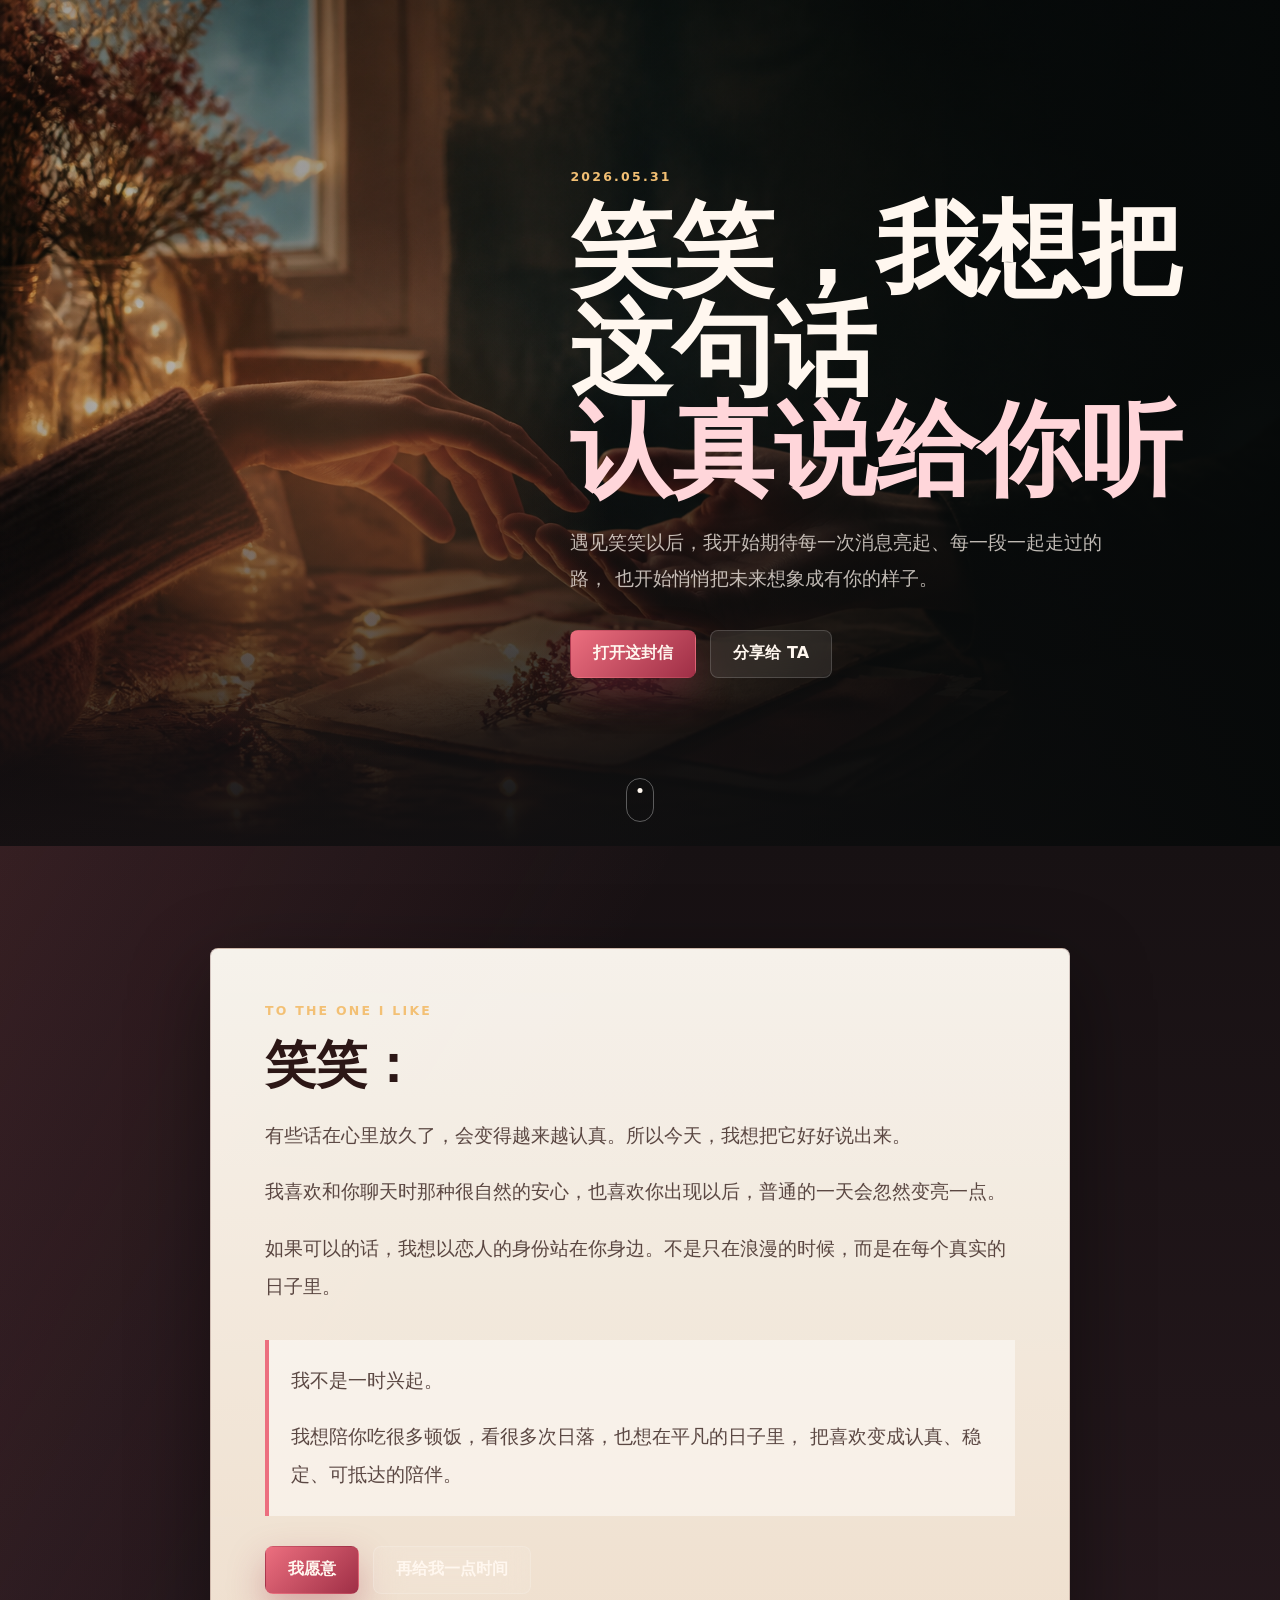
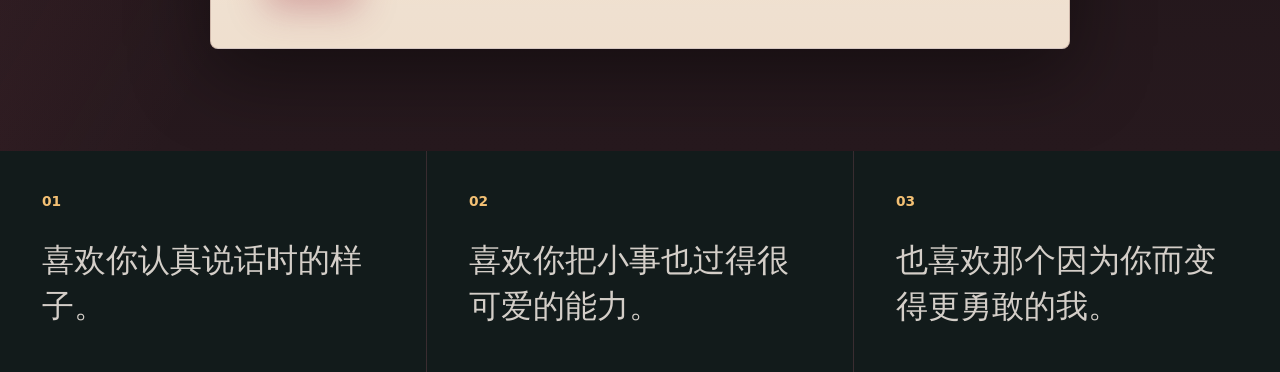
<file: index.html>
<!doctype html>
<html lang="zh-CN">
  <head>
    <meta charset="UTF-8" />
    <meta name="viewport" content="width=device-width, initial-scale=1.0" />
    <meta
      name="description"
      content="一封写给笑笑的表白信。"
    />
    <meta property="og:title" content="笑笑，想把这句话认真说给你听" />
    <meta
      property="og:description"
      content="从遇见笑笑的那天起，生活里很多普通瞬间都有了回声。"
    />
    <meta property="og:image" content="./assets/hero.png" />
    <title>笑笑，想把这句话认真说给你听</title>
    <link rel="preload" href="./assets/hero.png" as="image" />
    <link rel="stylesheet" href="./styles.css" />
  </head>
  <body>
    <main class="page">
      <section class="hero" aria-label="表白信首页">
        <img class="hero__image" src="./assets/hero.png" alt="" />
        <div class="hero__shade"></div>

        <div class="hero__content">
          <p class="eyebrow" id="dateLine">2026.05.31</p>
          <h1>
            笑笑，我想把这句话
            <span>认真说给你听</span>
          </h1>
          <p class="lead">
            遇见笑笑以后，我开始期待每一次消息亮起、每一段一起走过的路，
            也开始悄悄把未来想象成有你的样子。
          </p>
          <div class="hero__actions">
            <a class="button button--primary" href="#letter">打开这封信</a>
            <button class="button button--ghost" id="shareButton" type="button">
              分享给 TA
            </button>
          </div>
        </div>

        <a class="scroll-hint" href="#letter" aria-label="继续阅读">
          <span></span>
        </a>
      </section>

      <section class="letter" id="letter" aria-label="表白信内容">
        <div class="letter__inner">
          <p class="section-kicker">To the one I like</p>
          <h2 id="recipientName">笑笑：</h2>
          <div class="letter__body" id="letterBody"></div>

          <div class="promise">
            <p>我不是一时兴起。</p>
            <p>
              我想陪你吃很多顿饭，看很多次日落，也想在平凡的日子里，
              把喜欢变成认真、稳定、可抵达的陪伴。
            </p>
          </div>

          <div class="answer" aria-label="回应按钮">
            <button class="choice choice--yes" id="yesButton" type="button">
              我愿意
            </button>
            <button class="choice choice--soft" id="softButton" type="button">
              再给我一点时间
            </button>
          </div>
        </div>
      </section>

      <section class="memories" aria-label="心动瞬间">
        <div class="memory">
          <span>01</span>
          <p>喜欢你认真说话时的样子。</p>
        </div>
        <div class="memory">
          <span>02</span>
          <p>喜欢你把小事也过得很可爱的能力。</p>
        </div>
        <div class="memory">
          <span>03</span>
          <p>也喜欢那个因为你而变得更勇敢的我。</p>
        </div>
      </section>
    </main>

    <dialog class="modal" id="replyModal">
      <div class="modal__content">
        <p class="modal__kicker" id="modalKicker">我听见啦</p>
        <h2 id="modalTitle">那从今天开始，我们一起往前走。</h2>
        <p id="modalText">
          这句话我会记很久，也会用以后的每一天好好证明。
        </p>
        <button class="button button--primary" id="closeModal" type="button">
          收好这份心意
        </button>
      </div>
    </dialog>

    <canvas id="confettiCanvas" aria-hidden="true"></canvas>
    <script src="./script.js"></script>
  </body>
</html>
</file>
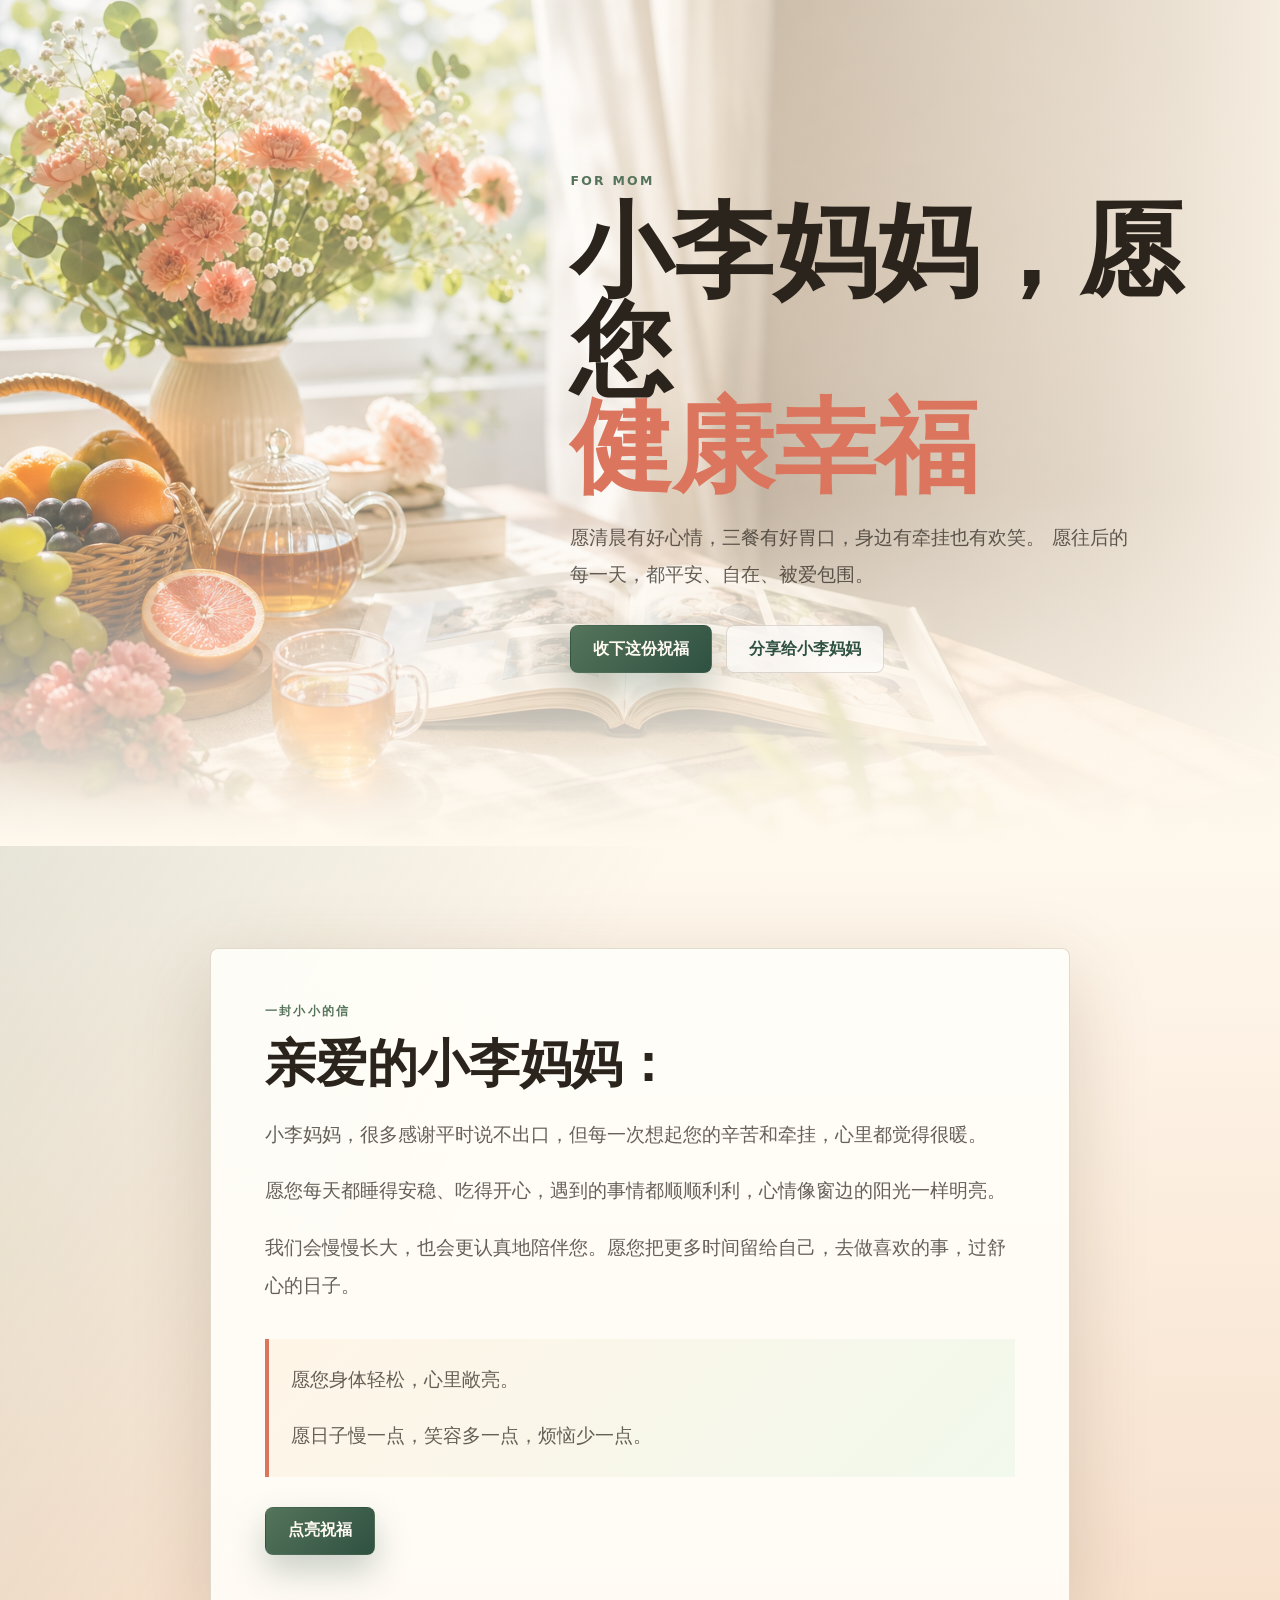
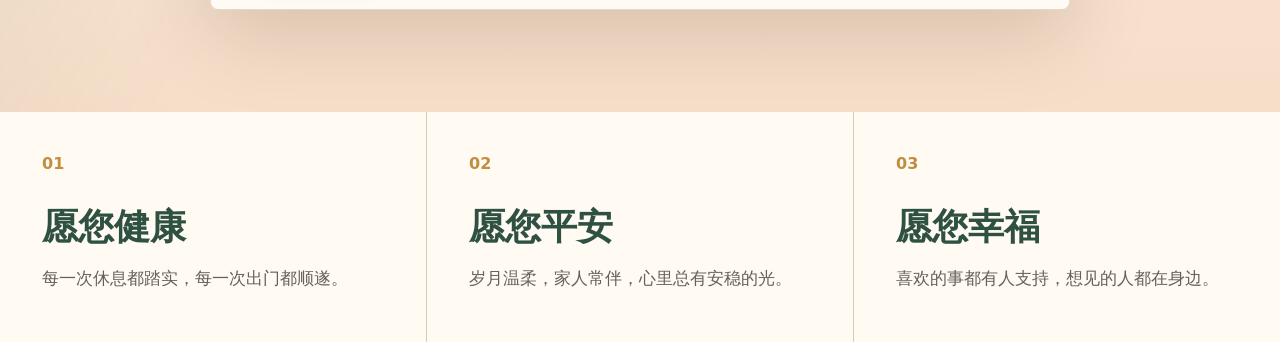
<file: mom-blessing/index.html>
<!doctype html>
<html lang="zh-CN">
  <head>
    <meta charset="UTF-8" />
    <meta name="viewport" content="width=device-width, initial-scale=1.0" />
    <meta name="description" content="愿小李妈妈健康、平安、幸福，每一天都被温柔以待。" />
    <meta property="og:title" content="小李妈妈，愿您健康幸福" />
    <meta property="og:description" content="把最朴素也最珍贵的祝福，认真送给小李妈妈。" />
    <meta property="og:image" content="./assets/hero.png" />
    <title>小李妈妈，愿您健康幸福</title>
    <link rel="preload" href="./assets/hero.png" as="image" />
    <link rel="stylesheet" href="./styles.css" />
  </head>
  <body>
    <main>
      <section class="hero" aria-label="给小李妈妈的祝福">
        <img class="hero__image" src="./assets/hero.png" alt="" />
        <div class="hero__shade"></div>
        <div class="hero__content">
          <p class="eyebrow">For Mom</p>
          <h1>
            小李妈妈，愿您
            <span>健康幸福</span>
          </h1>
          <p class="lead">
            愿清晨有好心情，三餐有好胃口，身边有牵挂也有欢笑。
            愿往后的每一天，都平安、自在、被爱包围。
          </p>
          <div class="actions">
            <a class="button button--primary" href="#letter">收下这份祝福</a>
            <button class="button button--ghost" id="shareButton" type="button">
              分享给小李妈妈
            </button>
          </div>
        </div>
      </section>

      <section class="letter" id="letter" aria-label="祝福信">
        <div class="letter__inner">
          <p class="section-kicker">一封小小的信</p>
          <h2>亲爱的小李妈妈：</h2>
          <div class="letter__body" id="letterBody"></div>

          <div class="wish-panel">
            <p>愿您身体轻松，心里敞亮。</p>
            <p>愿日子慢一点，笑容多一点，烦恼少一点。</p>
          </div>

          <button class="wish-button" id="wishButton" type="button">
            点亮祝福
          </button>
        </div>
      </section>

      <section class="wishes" aria-label="祝福清单">
        <article>
          <span>01</span>
          <h3>愿您健康</h3>
          <p>每一次休息都踏实，每一次出门都顺遂。</p>
        </article>
        <article>
          <span>02</span>
          <h3>愿您平安</h3>
          <p>岁月温柔，家人常伴，心里总有安稳的光。</p>
        </article>
        <article>
          <span>03</span>
          <h3>愿您幸福</h3>
          <p>喜欢的事都有人支持，想见的人都在身边。</p>
        </article>
      </section>
    </main>

    <dialog class="modal" id="wishModal">
      <div class="modal__content">
        <p class="modal__kicker">祝福已点亮</p>
        <h2>小李妈妈，愿您一年四季都健康幸福。</h2>
        <p>
          这不是一句客套话，是我每天都真心希望发生的事。
        </p>
        <button class="button button--primary" id="closeModal" type="button">
          收下啦
        </button>
      </div>
    </dialog>

    <canvas id="petalCanvas" aria-hidden="true"></canvas>
    <script src="./script.js"></script>
  </body>
</html>
</file>
<file: styles.css>
:root {
  color-scheme: dark;
  --ink: #fff7ef;
  --muted: rgba(255, 247, 239, 0.74);
  --dim: rgba(255, 247, 239, 0.56);
  --rose: #ec6f7f;
  --rose-deep: #9f2f46;
  --gold: #f3c074;
  --teal: #174348;
  --paper: #fff7ec;
  --paper-ink: #38221e;
  --line: rgba(255, 255, 255, 0.16);
  --shadow: 0 24px 80px rgba(0, 0, 0, 0.42);
}

* {
  box-sizing: border-box;
}

html {
  scroll-behavior: smooth;
}

body {
  margin: 0;
  min-width: 320px;
  background:
    linear-gradient(180deg, #0d1313 0%, #171113 42%, #24151a 100%);
  color: var(--ink);
  font-family:
    "Inter", "PingFang SC", "Microsoft YaHei", "Noto Sans SC", system-ui,
    sans-serif;
}

button,
a {
  -webkit-tap-highlight-color: transparent;
}

.page {
  min-height: 100vh;
  overflow: hidden;
}

.hero {
  position: relative;
  min-height: 94vh;
  display: grid;
  align-items: center;
  padding: clamp(32px, 7vw, 96px);
  isolation: isolate;
}

.hero__image,
.hero__shade {
  position: absolute;
  inset: 0;
}

.hero__image {
  width: 100%;
  height: 100%;
  object-fit: cover;
  z-index: -3;
}

.hero__shade {
  z-index: -2;
  background:
    radial-gradient(circle at 26% 58%, rgba(245, 152, 94, 0.22), transparent 26%),
    linear-gradient(90deg, rgba(8, 9, 8, 0.1) 0%, rgba(7, 13, 13, 0.42) 44%, rgba(6, 9, 9, 0.91) 100%),
    linear-gradient(180deg, rgba(4, 7, 6, 0.15) 45%, #171113 100%);
}

.hero__content {
  width: min(620px, 100%);
  margin-left: auto;
}

.eyebrow,
.section-kicker,
.modal__kicker {
  margin: 0 0 16px;
  color: var(--gold);
  font-size: 0.78rem;
  font-weight: 800;
  letter-spacing: 0.18em;
  text-transform: uppercase;
}

h1,
h2,
p {
  margin-top: 0;
}

h1 {
  margin-bottom: 24px;
  font-size: clamp(3rem, 8vw, 6.7rem);
  line-height: 0.98;
  letter-spacing: 0;
  max-width: 720px;
}

h1 span {
  display: block;
  color: #ffd6da;
}

.lead {
  max-width: 560px;
  margin-bottom: 32px;
  color: var(--muted);
  font-size: clamp(1rem, 2.2vw, 1.2rem);
  line-height: 1.9;
}

.hero__actions,
.answer {
  display: flex;
  flex-wrap: wrap;
  gap: 14px;
}

.button,
.choice {
  border: 1px solid transparent;
  border-radius: 8px;
  min-height: 48px;
  padding: 0 22px;
  display: inline-flex;
  align-items: center;
  justify-content: center;
  color: var(--ink);
  font: inherit;
  font-weight: 800;
  text-decoration: none;
  cursor: pointer;
  transition:
    transform 180ms ease,
    border-color 180ms ease,
    background 180ms ease;
}

.button:hover,
.choice:hover {
  transform: translateY(-2px);
}

.button--primary,
.choice--yes {
  background: linear-gradient(135deg, var(--rose), var(--rose-deep));
  box-shadow: 0 16px 36px rgba(159, 47, 70, 0.34);
}

.button--ghost,
.choice--soft {
  background: rgba(255, 255, 255, 0.08);
  border-color: var(--line);
  backdrop-filter: blur(14px);
}

.scroll-hint {
  position: absolute;
  left: 50%;
  bottom: 24px;
  width: 28px;
  height: 44px;
  border: 1px solid rgba(255, 255, 255, 0.32);
  border-radius: 99px;
  transform: translateX(-50%);
}

.scroll-hint span {
  position: absolute;
  top: 9px;
  left: 50%;
  width: 5px;
  height: 5px;
  border-radius: 50%;
  background: var(--ink);
  transform: translateX(-50%);
  animation: drift 1.8s ease-in-out infinite;
}

.letter {
  padding: clamp(56px, 8vw, 112px) clamp(20px, 6vw, 72px);
  background:
    linear-gradient(120deg, rgba(236, 111, 127, 0.14), transparent 38%),
    linear-gradient(180deg, #171113, #27191e);
}

.letter__inner {
  width: min(860px, 100%);
  margin: 0 auto;
  padding: clamp(26px, 5vw, 54px);
  border: 1px solid rgba(90, 42, 44, 0.22);
  border-radius: 8px;
  background:
    linear-gradient(180deg, rgba(255, 251, 244, 0.96), rgba(255, 239, 220, 0.93));
  color: var(--paper-ink);
  box-shadow: var(--shadow);
}

.letter__inner h2 {
  margin-bottom: 22px;
  color: #2c1716;
  font-size: clamp(1.8rem, 4vw, 3.2rem);
  line-height: 1.18;
}

.letter__body p,
.promise p {
  color: rgba(56, 34, 30, 0.82);
  font-size: clamp(1rem, 2vw, 1.18rem);
  line-height: 2;
}

.letter__body p {
  opacity: 0;
  transform: translateY(10px);
  animation: appear 600ms ease forwards;
}

.promise {
  margin: 34px 0 30px;
  padding: 22px;
  border-left: 4px solid var(--rose);
  background: rgba(255, 255, 255, 0.44);
}

.promise p:last-child,
.letter__body p:last-child {
  margin-bottom: 0;
}

.memories {
  display: grid;
  grid-template-columns: repeat(3, minmax(0, 1fr));
  gap: 1px;
  background: rgba(255, 255, 255, 0.1);
}

.memory {
  min-height: 220px;
  padding: clamp(24px, 4vw, 42px);
  background: #121b1b;
}

.memory span {
  display: block;
  margin-bottom: 28px;
  color: var(--gold);
  font-size: 0.86rem;
  font-weight: 900;
}

.memory p {
  max-width: 360px;
  margin-bottom: 0;
  color: rgba(255, 247, 239, 0.82);
  font-size: clamp(1.2rem, 3vw, 2rem);
  line-height: 1.45;
}

.modal {
  width: min(560px, calc(100vw - 32px));
  border: 0;
  border-radius: 8px;
  padding: 0;
  background: transparent;
  color: var(--ink);
}

.modal::backdrop {
  background: rgba(4, 7, 7, 0.72);
  backdrop-filter: blur(8px);
}

.modal__content {
  padding: clamp(28px, 6vw, 46px);
  border: 1px solid var(--line);
  border-radius: 8px;
  background:
    linear-gradient(145deg, rgba(31, 25, 27, 0.96), rgba(15, 33, 34, 0.96));
  box-shadow: var(--shadow);
}

.modal__content h2 {
  margin-bottom: 16px;
  font-size: clamp(1.7rem, 5vw, 2.9rem);
  line-height: 1.16;
}

.modal__content p {
  color: var(--muted);
  line-height: 1.8;
}

#confettiCanvas {
  position: fixed;
  inset: 0;
  width: 100%;
  height: 100%;
  pointer-events: none;
  z-index: 20;
}

@keyframes drift {
  0%,
  100% {
    opacity: 0.35;
    transform: translate(-50%, 0);
  }

  50% {
    opacity: 1;
    transform: translate(-50%, 14px);
  }
}

@keyframes appear {
  to {
    opacity: 1;
    transform: translateY(0);
  }
}

@media (max-width: 820px) {
  .hero {
    min-height: 92vh;
    align-items: end;
    padding: 84px 20px 80px;
  }

  .hero__shade {
    background:
      linear-gradient(180deg, rgba(5, 7, 7, 0.16) 0%, rgba(5, 7, 7, 0.32) 38%, rgba(9, 9, 9, 0.94) 100%),
      radial-gradient(circle at 26% 46%, rgba(245, 152, 94, 0.2), transparent 34%);
  }

  .hero__content {
    margin-left: 0;
  }

  h1 {
    font-size: clamp(2.6rem, 16vw, 4.4rem);
  }

  .memories {
    grid-template-columns: 1fr;
  }

  .memory {
    min-height: 160px;
  }
}

@media (max-width: 460px) {
  .button,
  .choice {
    width: 100%;
  }

  .hero__actions,
  .answer {
    gap: 10px;
  }
}
</file>
<file: mom-blessing/styles.css>
:root {
  color-scheme: light;
  --ink: #2b241d;
  --muted: rgba(43, 36, 29, 0.72);
  --cream: #fff8ed;
  --cream-deep: #f4e3cc;
  --leaf: #55745b;
  --leaf-deep: #2f5141;
  --coral: #dc755d;
  --gold: #c28d3f;
  --line: rgba(64, 45, 26, 0.16);
  --shadow: 0 24px 80px rgba(74, 45, 18, 0.18);
}

* {
  box-sizing: border-box;
}

html {
  scroll-behavior: smooth;
}

body {
  margin: 0;
  min-width: 320px;
  color: var(--ink);
  background: linear-gradient(180deg, #fff9ef 0%, #f9ead7 50%, #f6dec9 100%);
  font-family:
    "Inter", "PingFang SC", "Microsoft YaHei", "Noto Sans SC", system-ui,
    sans-serif;
}

button,
a {
  -webkit-tap-highlight-color: transparent;
}

.hero {
  position: relative;
  min-height: 94vh;
  display: grid;
  align-items: center;
  padding: clamp(28px, 7vw, 92px);
  overflow: hidden;
  isolation: isolate;
}

.hero__image,
.hero__shade {
  position: absolute;
  inset: 0;
}

.hero__image {
  z-index: -3;
  width: 100%;
  height: 100%;
  object-fit: cover;
}

.hero__shade {
  z-index: -2;
  background:
    linear-gradient(90deg, rgba(255, 250, 241, 0.22) 0%, rgba(255, 248, 237, 0.3) 42%, rgba(255, 248, 237, 0.92) 100%),
    linear-gradient(180deg, rgba(255, 248, 237, 0.04) 58%, #fff8ed 100%);
}

.hero__content {
  width: min(620px, 100%);
  margin-left: auto;
}

.eyebrow,
.section-kicker,
.modal__kicker {
  margin: 0 0 14px;
  color: var(--leaf);
  font-size: 0.78rem;
  font-weight: 900;
  letter-spacing: 0.18em;
  text-transform: uppercase;
}

h1,
h2,
h3,
p {
  margin-top: 0;
}

h1 {
  max-width: 680px;
  margin-bottom: 24px;
  font-size: clamp(3.2rem, 8vw, 6.9rem);
  line-height: 0.96;
  letter-spacing: 0;
}

h1 span {
  display: block;
  color: var(--coral);
}

.lead {
  max-width: 560px;
  margin-bottom: 32px;
  color: var(--muted);
  font-size: clamp(1rem, 2.1vw, 1.2rem);
  line-height: 1.9;
}

.actions {
  display: flex;
  flex-wrap: wrap;
  gap: 14px;
}

.button,
.wish-button {
  min-height: 48px;
  border: 1px solid transparent;
  border-radius: 8px;
  padding: 0 22px;
  display: inline-flex;
  align-items: center;
  justify-content: center;
  color: #fffaf2;
  font: inherit;
  font-weight: 900;
  text-decoration: none;
  cursor: pointer;
  transition:
    transform 180ms ease,
    box-shadow 180ms ease,
    background 180ms ease;
}

.button:hover,
.wish-button:hover {
  transform: translateY(-2px);
}

.button--primary,
.wish-button {
  background: linear-gradient(135deg, var(--leaf), var(--leaf-deep));
  box-shadow: 0 16px 34px rgba(47, 81, 65, 0.26);
}

.button--ghost {
  color: var(--leaf-deep);
  background: rgba(255, 255, 255, 0.62);
  border-color: var(--line);
  backdrop-filter: blur(14px);
}

.letter {
  padding: clamp(52px, 8vw, 110px) clamp(18px, 6vw, 72px);
  background:
    linear-gradient(120deg, rgba(85, 116, 91, 0.14), transparent 38%),
    linear-gradient(180deg, #fff8ed, #f6dec9);
}

.letter__inner {
  width: min(860px, 100%);
  margin: 0 auto;
  padding: clamp(26px, 5vw, 54px);
  border: 1px solid rgba(90, 63, 32, 0.18);
  border-radius: 8px;
  background: rgba(255, 254, 249, 0.9);
  box-shadow: var(--shadow);
}

.letter__inner h2 {
  margin-bottom: 22px;
  color: #2b241d;
  font-size: clamp(1.8rem, 4vw, 3.3rem);
  line-height: 1.16;
}

.letter__body p,
.wish-panel p {
  color: var(--muted);
  font-size: clamp(1rem, 2vw, 1.18rem);
  line-height: 2;
}

.letter__body p {
  opacity: 0;
  transform: translateY(10px);
  animation: appear 600ms ease forwards;
}

.wish-panel {
  margin: 34px 0 30px;
  padding: 22px;
  border-left: 4px solid var(--coral);
  background: linear-gradient(135deg, rgba(255, 244, 229, 0.86), rgba(239, 248, 235, 0.86));
}

.wish-panel p:last-child,
.letter__body p:last-child {
  margin-bottom: 0;
}

.wishes {
  display: grid;
  grid-template-columns: repeat(3, minmax(0, 1fr));
  gap: 1px;
  background: rgba(85, 116, 91, 0.18);
}

.wishes article {
  min-height: 230px;
  padding: clamp(24px, 4vw, 42px);
  background: #fffaf2;
}

.wishes span {
  display: block;
  margin-bottom: 30px;
  color: var(--gold);
  font-weight: 900;
}

.wishes h3 {
  margin-bottom: 12px;
  color: var(--leaf-deep);
  font-size: clamp(1.5rem, 3vw, 2.25rem);
}

.wishes p {
  max-width: 340px;
  margin-bottom: 0;
  color: var(--muted);
  font-size: 1.04rem;
  line-height: 1.75;
}

.modal {
  width: min(560px, calc(100vw - 32px));
  border: 0;
  border-radius: 8px;
  padding: 0;
  background: transparent;
}

.modal::backdrop {
  background: rgba(43, 36, 29, 0.42);
  backdrop-filter: blur(8px);
}

.modal__content {
  padding: clamp(28px, 6vw, 46px);
  border: 1px solid var(--line);
  border-radius: 8px;
  background: linear-gradient(145deg, #fffaf2, #eef8eb);
  box-shadow: var(--shadow);
}

.modal__content h2 {
  margin-bottom: 16px;
  color: var(--leaf-deep);
  font-size: clamp(1.7rem, 5vw, 2.9rem);
  line-height: 1.16;
}

.modal__content p {
  color: var(--muted);
  line-height: 1.8;
}

#petalCanvas {
  position: fixed;
  inset: 0;
  z-index: 20;
  width: 100%;
  height: 100%;
  pointer-events: none;
}

@keyframes appear {
  to {
    opacity: 1;
    transform: translateY(0);
  }
}

@media (max-width: 820px) {
  .hero {
    min-height: 92vh;
    align-items: end;
    padding: 84px 20px 76px;
  }

  .hero__shade {
    background:
      linear-gradient(180deg, rgba(255, 248, 237, 0.05) 0%, rgba(255, 248, 237, 0.32) 36%, rgba(255, 248, 237, 0.96) 100%),
      linear-gradient(90deg, rgba(255, 248, 237, 0.12), rgba(255, 248, 237, 0.36));
  }

  .hero__content {
    margin-left: 0;
  }

  h1 {
    font-size: clamp(2.7rem, 16vw, 4.5rem);
  }

  .wishes {
    grid-template-columns: 1fr;
  }

  .wishes article {
    min-height: 170px;
  }
}

@media (max-width: 460px) {
  .button,
  .wish-button {
    width: 100%;
  }
}
</file>
